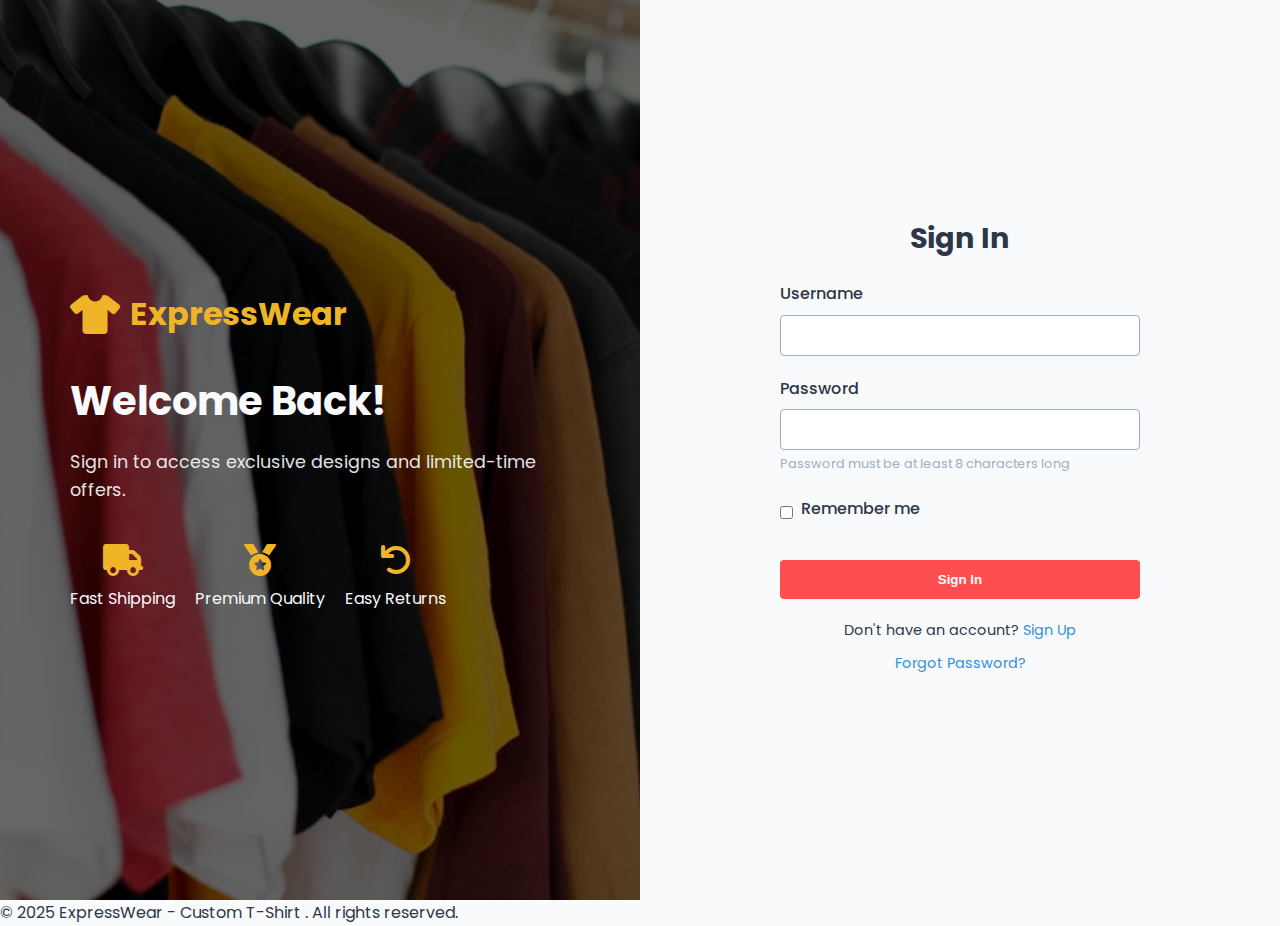
<file: index.html>
<!DOCTYPE html>
<html lang="en">
<head>
    <meta charset="UTF-8">
    <meta name="viewport" content="width=device-width, initial-scale=1.0">
    <title>ExpressWear - Custom T-Shirt Sale | Login</title>
    <link rel="stylesheet" href="styles.css">
    <link rel="stylesheet" href="https://cdnjs.cloudflare.com/ajax/libs/font-awesome/6.0.0-beta3/css/all.min.css">
</head>
<body>
    <div class="login-container">
        <div class="login-left">
            <div class="login-content">
                <div class="logo">
                    <i class="fas fa-tshirt"></i> ExpressWear
                </div>
                <h1>Welcome Back!</h1>
                <p>Sign in to access exclusive designs and limited-time offers.</p>
                <div class="features">
                    <div class="feature">
                        <i class="fas fa-truck"></i>
                        <span>Fast Shipping</span>
                    </div>
                    <div class="feature">
                        <i class="fas fa-medal"></i>
                        <span>Premium Quality</span>
                    </div>
                    <div class="feature">
                        <i class="fas fa-undo"></i>
                        <span>Easy Returns</span>
                    </div>
                </div>
            </div>
        </div>
        <div class="login-right">
            <div class="login-form-container">
                <h2>Sign In</h2>
                <div id="login-error" class="error-message"></div>
                <form id="login-form">
                    <div class="form-group">
                        <label for="username">Username</label>
                        <input type="text" id="username" name="username" required>
                    </div>
                    <div class="form-group">
                        <label for="password">Password</label>
                        <input type="password" id="password" name="password" required>
                        <small>Password must be at least 8 characters long</small>
                    </div>
                    <div class="form-group remember">
                        <input type="checkbox" id="remember" name="remember">
                        <label for="remember">Remember me</label>
                    </div>
                    <button type="submit" class="btn-primary">Sign In</button>
                </form>
                <div class="form-footer">
                    <p>Don't have an account? <a href="sign-up.html">Sign Up</a></p>
                    <p><a href="forgot-password.html">Forgot Password?</a></p>
                </div>
            </div>
        </div>
    </div>

    <script src="login.js"></script>
</body>
<footer>
    <p>&copy; 2025 ExpressWear - Custom T-Shirt . All rights reserved.</p>
</footer>

</html>
</file>
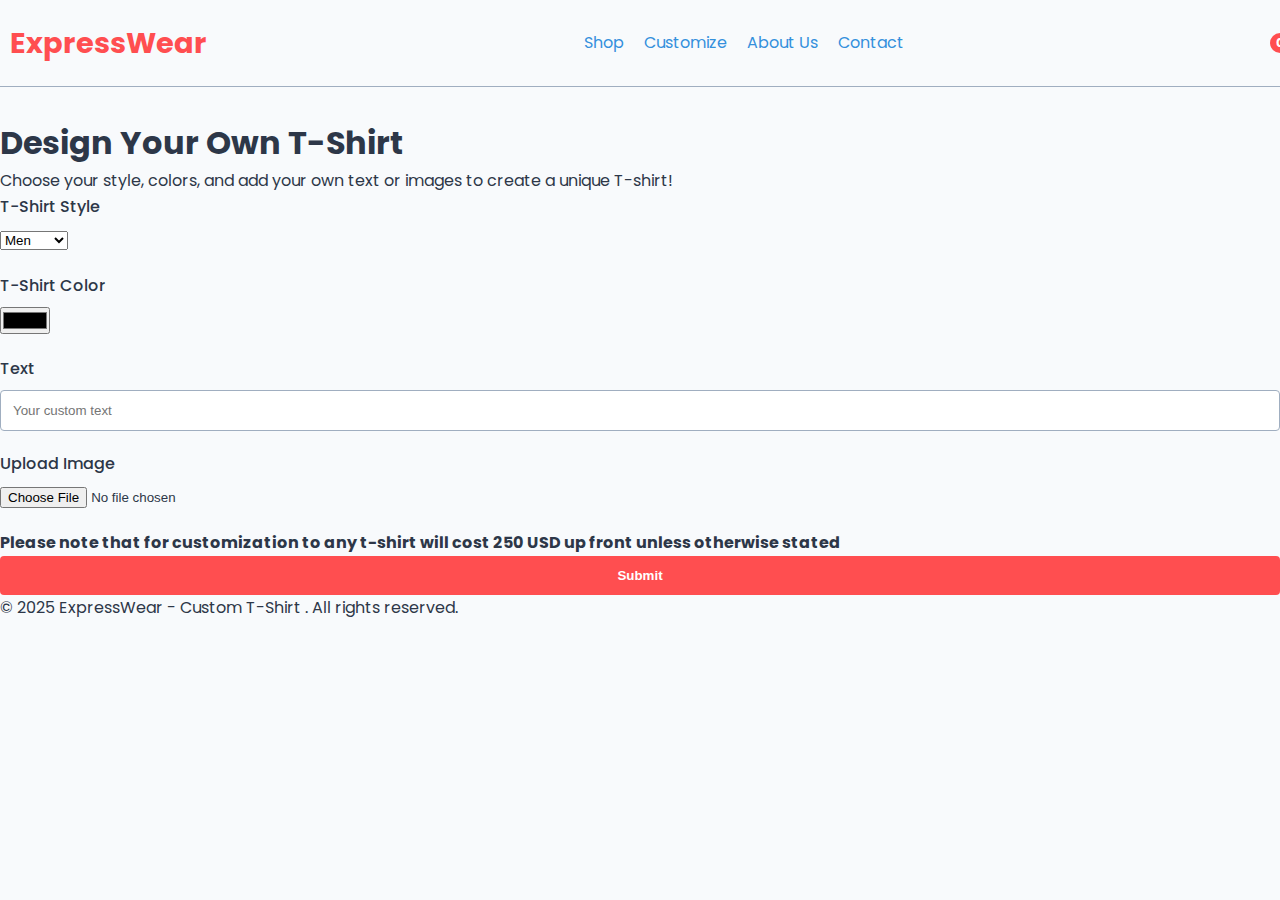
<file: customize.html>
<!DOCTYPE html>
<html lang="en">
<head>
    <meta charset="UTF-8">
    <meta name="viewport" content="width=device-width, initial-scale=1.0">
    <title>ExpressWear - Customize Your T-Shirt</title>
    <link rel="stylesheet" href="styles.css">
</head>
<body>
    <div class="customize-container">
        <header>
            <div class="logo-header">
                <i class="fas fa-tshirt"></i> ExpressWear
            </div>
            <div class="nav-links">
                <a href="products.html">Shop</a>
                <a href="customize.html" class="active">Customize</a>
                <a href="about.html">About Us</a>
                <a href="contact.html">Contact</a>
            </div>
            <div class="cart-icon">
                <i class="fas fa-shopping-cart fa-lg"></i>
                <span class="cart-count" id="cart-count">0</span>
            </div>
        </header>
        
        <div class="customize-banner">
            <h1>Design Your Own T-Shirt</h1>
            <p>Choose your style, colors, and add your own text or images to create a unique T-shirt!</p>
        </div>
        
        <div class="customize-form">
            <form id="customize-form">
                <div class="form-group">
                    <label for="shirt-style">T-Shirt Style</label>
                    <select id="shirt-style" name="shirt-style" required>
                        <option value="men">Men</option>
                        <option value="women">Women</option>
                        <option value="kids">Kids</option>
                    </select>
                </div>
                <div class="form-group">
                    <label for="shirt-color">T-Shirt Color</label>
                    <input type="color" id="shirt-color" name="shirt-color" required>
                </div>
                <div class="form-group">
                    <label for="shirt-text">Text</label>
                    <input type="text" id="shirt-text" name="shirt-text" placeholder="Your custom text">
                </div>
                <div class="form-group">
                    <label for="shirt-image">Upload Image</label>
                    <input type="file" id="shirt-image" name="shirt-image" accept="image/*">
                </div>
                <div>
                    <p><strong> Please note that for customization to any t-shirt will cost 250 USD up front unless otherwise stated</strong></p>
                </div>
                <button type="submit" class="btn-primary">Submit</button>
            </form>
        </div>
    </div>

    <script src="customize.js"></script>
</body>
<footer>
    <p>&copy; 2025 ExpressWear - Custom T-Shirt . All rights reserved.</p>
</footer>

</html>
</file>
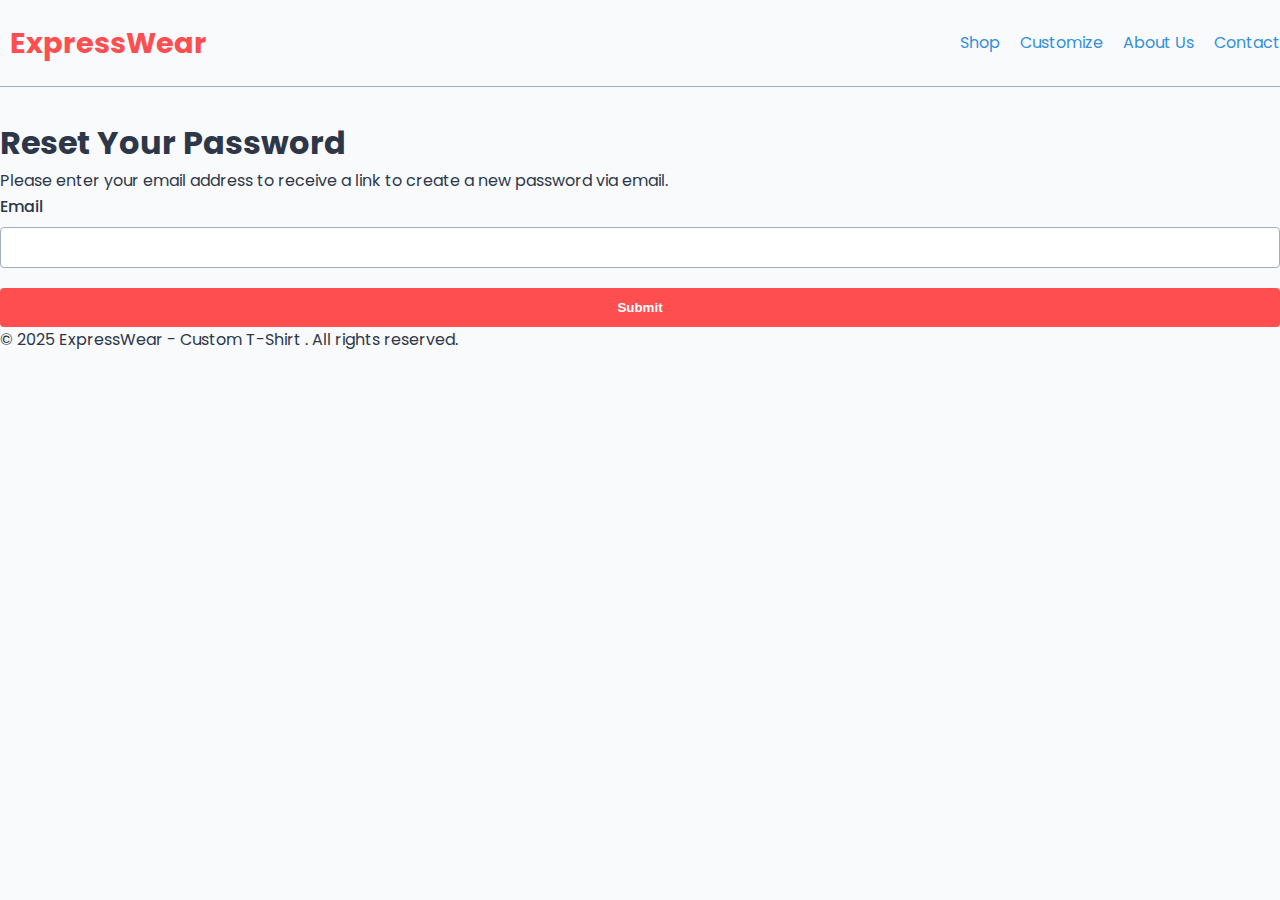
<file: forgot-password.html>
<!DOCTYPE html>
<html lang="en">
<head>
    <meta charset="UTF-8">
    <meta name="viewport" content="width=device-width, initial-scale=1.0">
    <title>ExpressWear - Forgot Password</title>
    <link rel="stylesheet" href="styles.css">
</head>
<body>
    <div class="forgot-password-container">
        <header>
            <div class="logo-header">
                <i class="fas fa-tshirt"></i> ExpressWear
            </div>
            <div class="nav-links">
                <a href="products.html">Shop</a>
                <a href="customize.html">Customize</a>
                <a href="about.html">About Us</a>
                <a href="contact.html">Contact</a>
            </div>
        </header>
        
        <div class="forgot-password-banner">
            <h1>Reset Your Password</h1>
            <p>Please enter your email address to receive a link to create a new password via email.</p>
        </div>
        
        <div class="forgot-password-form">
            <form id="forgot-password-form">
                <div class="form-group">
                    <label for="email">Email</label>
                    <input type="email" id="email" name="email" required>
                </div>
                <button type="submit" class="btn-primary">Submit</button>
            </form>
        </div>
    </div>

    <script src="forgot-password.js"></script>
</body>
<footer>
    <p>&copy; 2025 ExpressWear - Custom T-Shirt . All rights reserved.</p>
</footer>

</html>
</file>
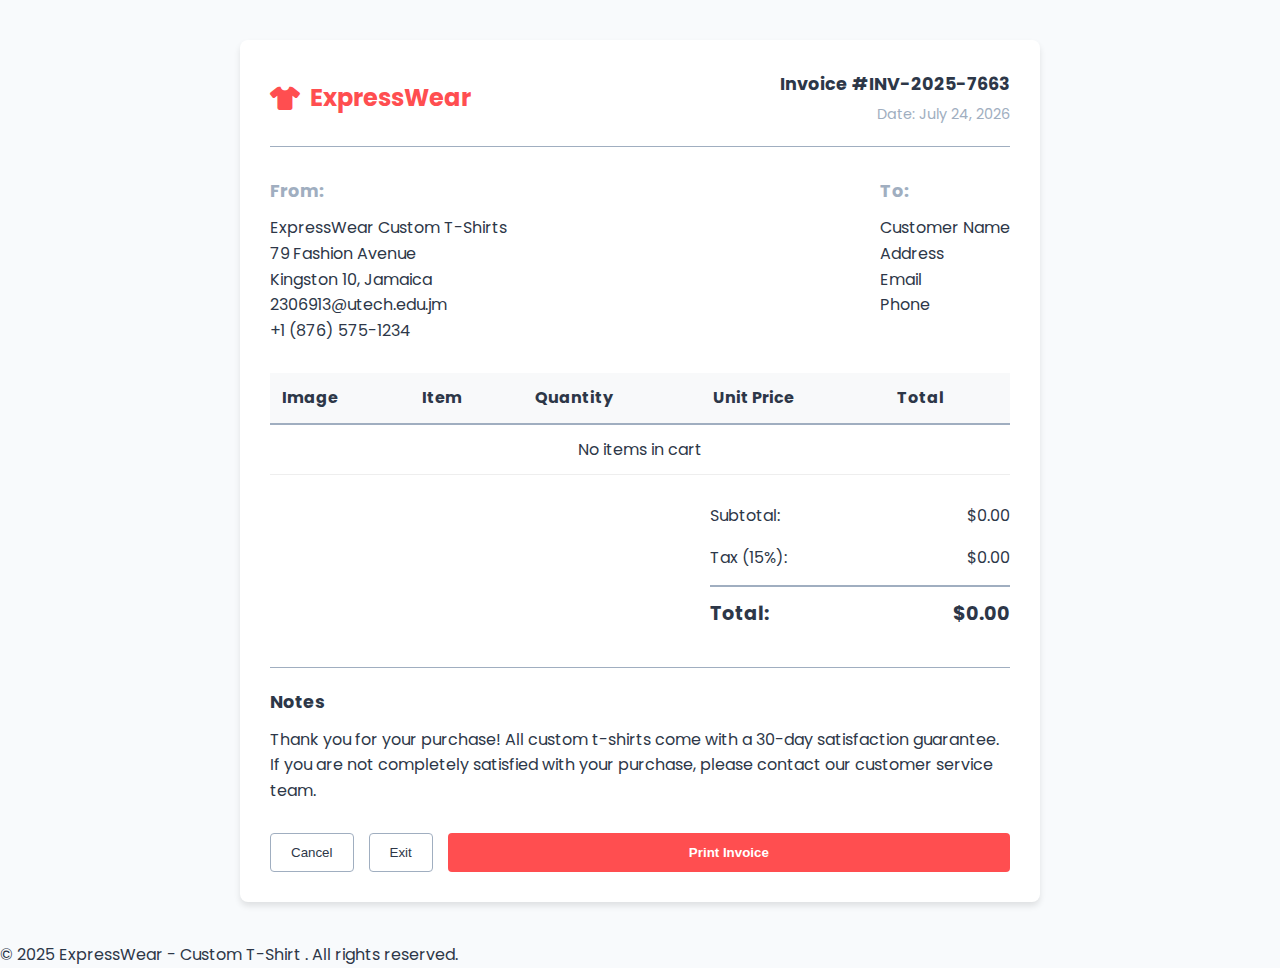
<file: invoice.html>
<!DOCTYPE html>
<html lang="en">
<head>
    <meta charset="UTF-8">
    <meta name="viewport" content="width=device-width, initial-scale=1.0">
    <title>ExpressWear - Custom T-Shirt Sale | Invoice</title>
    <link rel="stylesheet" href="styles.css">
    <link rel="stylesheet" href="https://cdnjs.cloudflare.com/ajax/libs/font-awesome/6.0.0-beta3/css/all.min.css">
</head>
<body>
    <div class="invoice-container">
        <div class="invoice-header">
            <div class="invoice-logo">
                <i class="fas fa-tshirt"></i> ExpressWear
            </div>
            <div class="invoice-info">
                <div class="invoice-id" id="invoice-id">Invoice #INV-2025-0001</div>
                <div class="invoice-date" id="invoice-date">Date: March 14, 2025</div>
            </div>
        </div>
        
        <div class="invoice-addresses">
            <div class="address-block">
                <h3>From:</h3>
                <p>ExpressWear Custom T-Shirts</p>
                <p>79 Fashion Avenue</p>
                <p>Kingston 10, Jamaica</p>
                <p>2306913@utech.edu.jm</p>
                <p>+1 (876) 575-1234</p>
            </div>
            <div class="address-block">
                <h3>To:</h3>
                <p>Customer Name</p>
                <p>456 Client Street</p>
                <p>Montego Bay, Jamaica</p>
                <p>customer@example.com</p>
            </div>
        </div>
        
        <div class="invoice-items">
            <table class="invoice-table" id="invoice-items-table">
                <thead>
                    <tr>
                        <th>Image</th>
                        <th>Item</th>
                        <th>Quantity</th>
                        <th>Unit Price</th>
                        <th>Total</th>
                    </tr>
                </thead>
                <tbody id="invoice-items-body">
                    <!-- Items will be added dynamically via JavaScript -->
                </tbody>
            </table>
            
            <div class="invoice-totals" id="invoice-totals">
                <!-- Totals will be added dynamically via JavaScript -->
            </div>
        </div>
        
        <div class="invoice-notes">
            <h3>Notes</h3>
            <p>Thank you for your purchase! All custom t-shirts come with a 30-day satisfaction guarantee. If you are not completely satisfied with your purchase, please contact our customer service team.</p>
        </div>
        
        <div class="invoice-actions">
            <button class="btn-outline" id="cancel-btn">Cancel</button>
            <button class="btn-outline" id="exit-btn">Exit</button>
            <button class="btn-primary" id="print-btn">Print Invoice</button>
        </div>
    </div>

    <script src="invoice.js"></script>
</body>
<footer>
    <p>&copy; 2025 ExpressWear - Custom T-Shirt . All rights reserved.</p>
</footer>

</html>
</file>
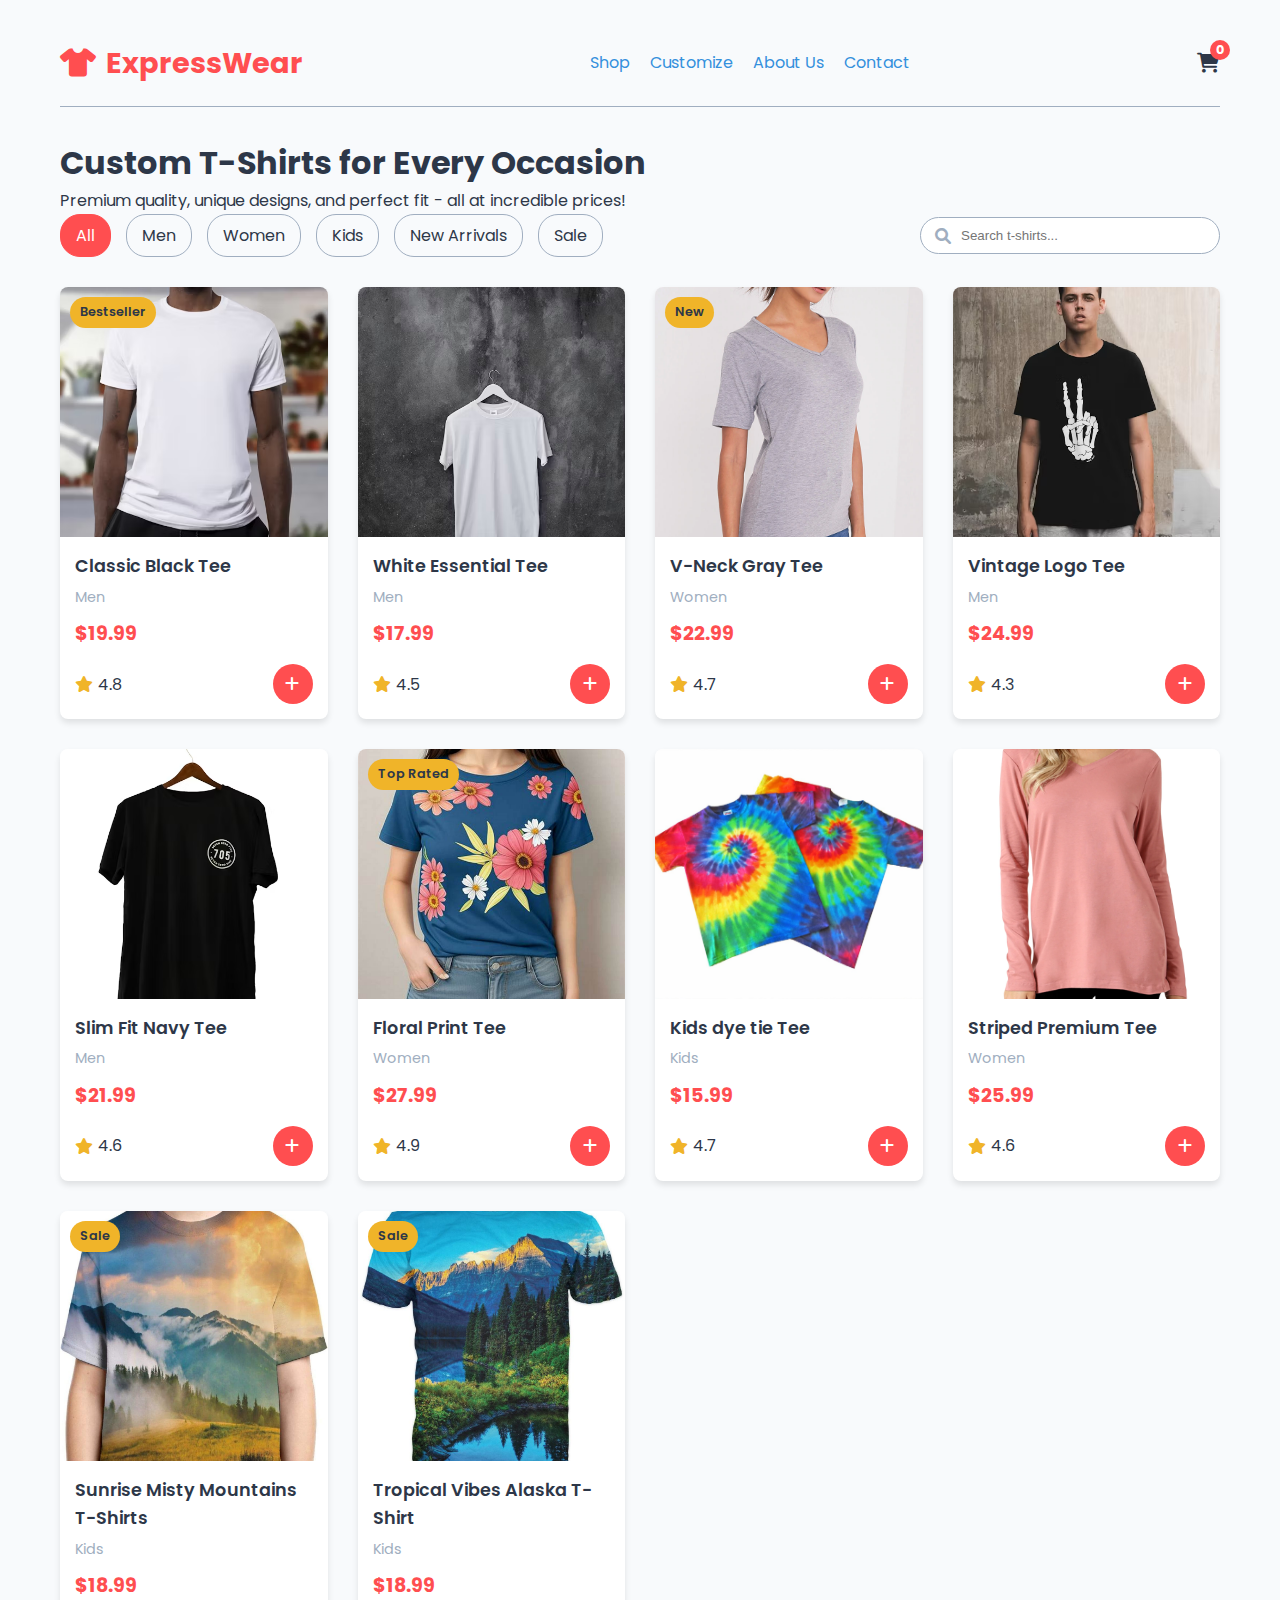
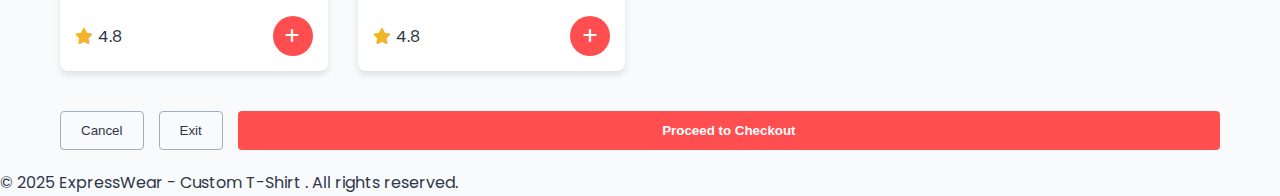
<file: products.html>
<!DOCTYPE html>
<html lang="en">
<head>
    <meta charset="UTF-8">
    <meta name="viewport" content="width=device-width, initial-scale=1.0">
    <title>ExpressWear - Custom T-Shirt Sale | Products</title>
    <link rel="stylesheet" href="styles.css">
    <link rel="stylesheet" href="https://cdnjs.cloudflare.com/ajax/libs/font-awesome/6.0.0-beta3/css/all.min.css">
</head>
<body>
    <div class="products-container">
        <header>
            <div class="logo-header">
                <i class="fas fa-tshirt"></i> ExpressWear
            </div>
            <div class="nav-links">
                <a href="products.html" class="active">Shop</a>
                <a href="customize.html">Customize</a>
                <a href="about.html">About Us</a>
                <a href="contact.html">Contact</a>
            </div>
            <div class="cart-icon">
                <i class="fas fa-shopping-cart fa-lg"></i>
                <span class="cart-count" id="cart-count">0</span>
            </div>
        </header>
        
        <div class="hero-banner">
            <h1>Custom T-Shirts for Every Occasion</h1>
            <p>Premium quality, unique designs, and perfect fit - all at incredible prices!</p>
        </div>
        
        <div class="filters">
            <div class="filter-options">
                <div class="filter-option active">All</div>
                <div class="filter-option">Men</div>
                <div class="filter-option">Women</div>
                <div class="filter-option">Kids</div>
                <div class="filter-option">New Arrivals</div>
                <div class="filter-option">Sale</div>
            </div>
            <div class="search-container">
                <i class="fas fa-search"></i>
                <input type="text" placeholder="Search t-shirts...">
            </div>
        </div>
        
        <div class="products-grid" id="products-grid">
            <!-- Products will be loaded here via JavaScript -->
        </div>
        
        <div class="checkout-section">
            <button class="btn-outline" id="cancel-btn">Cancel</button>
            <button class="btn-outline" id="exit-btn">Exit</button>
            <button class="btn-primary" id="checkout-btn">Proceed to Checkout</button>
        </div>
    </div>

    <script src="products.js"></script>
</body>
<footer>
    <p>&copy; 2025 ExpressWear - Custom T-Shirt . All rights reserved.</p>
</footer>

</html>
</file>
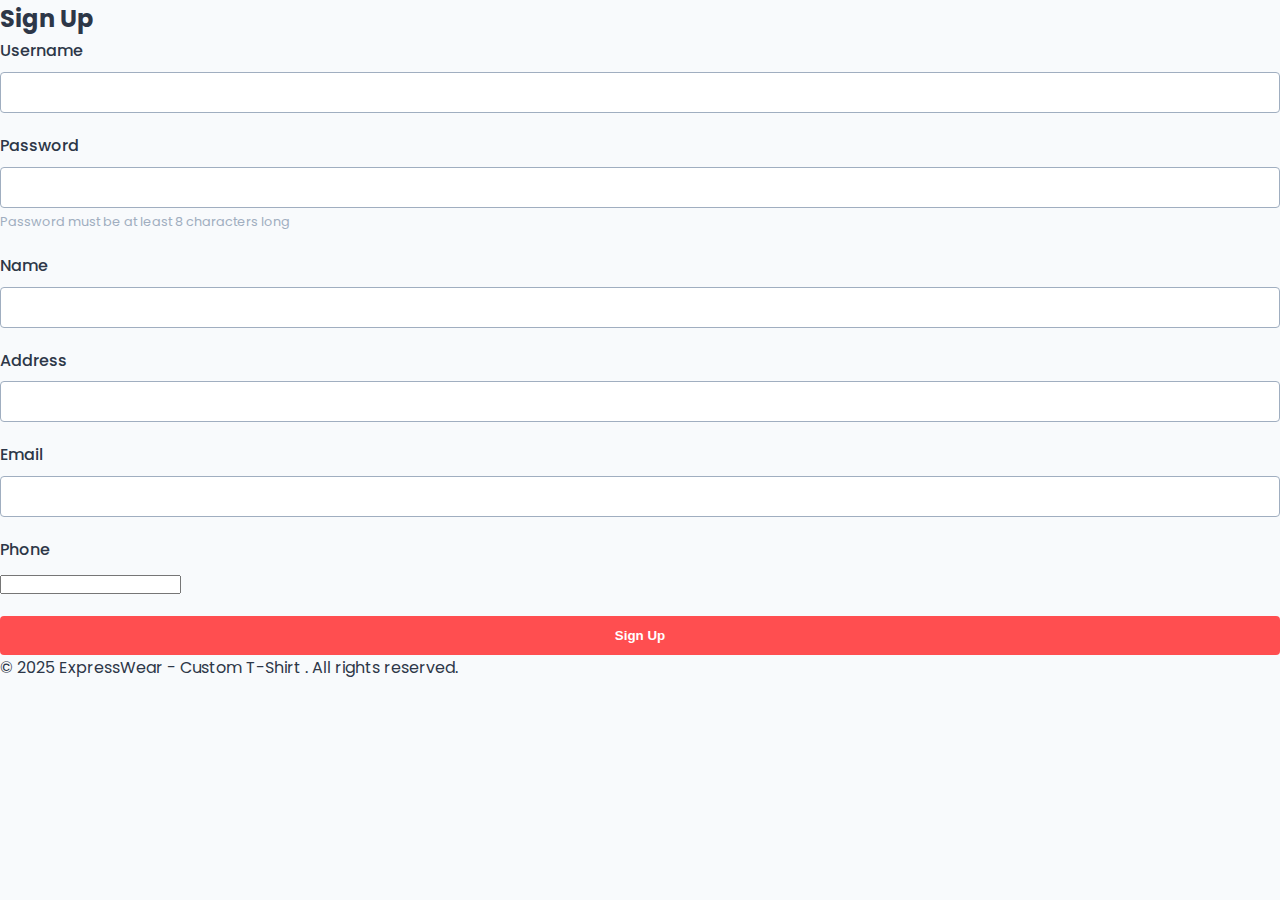
<file: sign-up.html>
<!DOCTYPE html>
<html lang="en">
<head>
    <meta charset="UTF-8">
    <meta name="viewport" content="width=device-width, initial-scale=1.0">
    <title>ExpressWear - Sign Up</title>
    <link rel="stylesheet" href="styles.css">
</head>
<body>
    <div class="signup-container">
        <div class="signup-form-container">
            <h2>Sign Up</h2>
            <form id="signup-form">
                <div class="form-group">
                    <label for="new-username">Username</label>
                    <input type="text" id="new-username" name="new-username" required>
                </div>
                <div class="form-group">
                    <label for="new-password">Password</label>
                    <input type="password" id="new-password" name="new-password" required>
                    <small>Password must be at least 8 characters long</small>
                </div>
                
                <!-- Customer Information Input Fields -->
                <div class="form-group">
                    <label for="name">Name</label>
                    <input type="text" id="name" name="name" required>
                </div>
                <div class="form-group">
                    <label for="address">Address</label>
                    <input type="text" id="address" name="address" required>
                </div>
                <div class="form-group">
                    <label for="email">Email</label>
                    <input type="email" id="email" name="email" required>
                </div>
                <div class="form-group">
                    <label for="phone">Phone</label>
                    <input type="tel" id="phone" name="phone" required>
                </div>
                
                <button type="submit" class="btn-primary">Sign Up</button>
            </form>
        </div>
    </div>
    <script src="signup.js"></script>
</body>
<footer>
    <p>&copy; 2025 ExpressWear - Custom T-Shirt . All rights reserved.</p>
</footer>

</html>
</file>
<file: styles.css>
/* Global Styles */
@import url('https://fonts.googleapis.com/css2?family=Poppins:wght@300;400;500;600;700&display=swap');

:root {
    --primary-color: #ff4e50;
    --secondary-color: #3490dc;
    --accent-color: #f0b429;
    --dark-color: #2d3748;
    --light-color: #f8fafc;
    --gray-color: #a0aec0;
    --success-color: #48bb78;
    --error-color: #e53e3e;
    --box-shadow: 0 4px 6px rgba(0, 0, 0, 0.1);
    --transition: all 0.3s ease;
}

* {
    margin: 0;
    padding: 0;
    box-sizing: border-box;
}

body {
    font-family: 'Poppins', sans-serif;
    color: var(--dark-color);
    background-color: var(--light-color);
    line-height: 1.6;
}

a {
    text-decoration: none;
    color: var(--secondary-color);
    transition: var(--transition);
}

a:hover {
    color: var(--primary-color);
}

/* Buttons */
.btn-primary {
    background-color: var(--primary-color);
    color: white;
    border: none;
    padding: 12px 24px;
    border-radius: 4px;
    cursor: pointer;
    font-weight: 600;
    transition: var(--transition);
    width: 100%;
}

.btn-primary:hover {
    background-color: #e03e40;
    transform: translateY(-2px);
    box-shadow: var(--box-shadow);
}

.btn-secondary {
    background-color: var(--secondary-color);
    color: white;
    border: none;
    padding: 10px 20px;
    border-radius: 4px;
    cursor: pointer;
    font-weight: 500;
    transition: var(--transition);
}

.btn-secondary:hover {
    background-color: #2779bd;
    transform: translateY(-2px);
    box-shadow: var(--box-shadow);
}

.btn-outline {
    background-color: transparent;
    color: var(--dark-color);
    border: 1px solid var(--gray-color);
    padding: 10px 20px;
    border-radius: 4px;
    cursor: pointer;
    font-weight: 500;
    transition: var(--transition);
}

.btn-outline:hover {
    border-color: var(--dark-color);
    transform: translateY(-2px);
}

/* Login Page */
.login-container {
    display: flex;
    min-height: 100vh;
}

.login-left {
    flex: 1;
    background-image: linear-gradient(rgba(0, 0, 0, 0.6), rgba(0, 0, 0, 0.6)), url('style.jpeg');
    background-size: cover;
    background-position: center;
    display: flex;
    align-items: center;
    justify-content: center;
    color: var(--light-color);
    padding: 40px;
}

.login-content {
    max-width: 500px;
}

.login-content h1 {
    font-size: 2.5rem;
    margin-bottom: 15px;
}

.login-content p {
    font-size: 1.1rem;
    margin-bottom: 30px;
    opacity: 0.9;
}

.logo {
    font-size: 2rem;
    font-weight: 700;
    color: var(--accent-color);
    margin-bottom: 30px;
    display: flex;
    align-items: center;
    gap: 10px;
}

.logo i {
    font-size: 2.5rem;
}

.features {
    display: flex;
    gap: 20px;
    margin-top: 40px;
}

.feature {
    display: flex;
    flex-direction: column;
    align-items: center;
    text-align: center;
}

.feature i {
    font-size: 2rem;
    margin-bottom: 10px;
    color: var(--accent-color);
}

.login-right {
    flex: 1;
    display: flex;
    align-items: center;
    justify-content: center;
    padding: 40px;
}

.login-form-container {
    width: 100%;
    max-width: 400px;
    padding: 20px;
}

.login-form-container h2 {
    font-size: 1.8rem;
    margin-bottom: 20px;
    text-align: center;
}

.form-group {
    margin-bottom: 20px;
}

.form-group label {
    display: block;
    margin-bottom: 8px;
    font-weight: 500;
}

.form-group input[type="text"],
.form-group input[type="password"],
.form-group input[type="email"] {
    width: 100%;
    padding: 12px;
    border: 1px solid var(--gray-color);
    border-radius: 4px;
    transition: var(--transition);
}

.form-group input:focus {
    border-color: var(--secondary-color);
    outline: none;
    box-shadow: 0 0 0 3px rgba(52, 144, 220, 0.3);
}

.form-group small {
    color: var(--gray-color);
    font-size: 0.8rem;
}

.form-group.remember {
    display: flex;
    align-items: center;
    gap: 8px;
    margin-bottom: 30px;
}

.form-footer {
    margin-top: 20px;
    text-align: center;
}

.form-footer p {
    margin-bottom: 10px;
    font-size: 0.9rem;
}

.error-message {
    color: var(--error-color);
    background-color: rgba(229, 62, 62, 0.1);
    padding: 10px;
    border-radius: 4px;
    margin-bottom: 20px;
    display: none;
}

/* Products Page */
.products-container {
    max-width: 1200px;
    margin: 0 auto;
    padding: 20px;
}

header {
    display: flex;
    justify-content: space-between;
    align-items: center;
    padding: 20px 0;
    border-bottom: 1px solid var(--gray-color);
    margin-bottom: 30px;
}

.logo-header {
    font-size: 1.8rem;
    font-weight: 700;
    color: var(--primary-color);
    display: flex;
    align-items: center;
    gap: 10px;
}

.nav-links {
    display: flex;
    gap: 20px;
}

.cart-icon {
    position: relative;
    cursor: pointer;
}

.cart-count {
    position: absolute;
    top: -10px;
    right: -10px;
    background-color: var(--primary-color);
    color: white;
    width: 20px;
    height: 20px;
    border-radius: 50%;
    display: flex;
    justify-content: center;
    align-items: center;
    font-size: 0.8rem;
    font-weight: bold;
}

.filters {
    display: flex;
    justify-content: space-between;
    margin-bottom: 30px;
    align-items: center;
}

.filter-options {
    display: flex;
    gap: 15px;
}

.filter-option {
    padding: 8px 15px;
    border: 1px solid var(--gray-color);
    border-radius: 20px;
    cursor: pointer;
    transition: var(--transition);
}

.filter-option:hover, 
.filter-option.active {
    background-color: var(--primary-color);
    color: white;
    border-color: var(--primary-color);
}

.search-container {
    position: relative;
    width: 300px;
}

.search-container input {
    width: 100%;
    padding: 10px 15px;
    padding-left: 40px;
    border: 1px solid var(--gray-color);
    border-radius: 20px;
}

.search-container i {
    position: absolute;
    left: 15px;
    top: 50%;
    transform: translateY(-50%);
    color: var(--gray-color);
}

.products-grid {
    display: grid;
    grid-template-columns: repeat(auto-fill, minmax(250px, 1fr));
    gap: 30px;
    margin-bottom: 40px;
}

.product-card {
    border-radius: 8px;
    overflow: hidden;
    box-shadow: var(--box-shadow);
    transition: var(--transition);
    background-color: white;
}

.product-card:hover {
    transform: translateY(-5px);
    box-shadow: 0 10px 20px rgba(0, 0, 0, 0.15);
}

.product-image {
    height: 250px;
    width: 100%;
    overflow: hidden;
    position: relative;
}

.product-image img {
    width: 100%;
    height: 100%;
    object-fit: cover;
    transition: var(--transition);
}

.product-card:hover .product-image img {
    transform: scale(1.05);
}

.product-badge {
    position: absolute;
    top: 10px;
    left: 10px;
    background-color: var(--accent-color);
    color: var(--dark-color);
    padding: 5px 10px;
    border-radius: 20px;
    font-size: 0.8rem;
    font-weight: 600;
}

.product-info {
    padding: 15px;
}

.product-name {
    font-weight: 600;
    margin-bottom: 5px;
    font-size: 1.1rem;
}

.product-category {
    color: var(--gray-color);
    font-size: 0.9rem;
    margin-bottom: 10px;
}

.product-price {
    font-weight: 700;
    font-size: 1.2rem;
    color: var(--primary-color);
    margin-bottom: 15px;
}

.product-actions {
    display: flex;
    justify-content: space-between;
}

.product-rating {
    display: flex;
    align-items: center;
    gap: 5px;
}

.product-rating i {
    color: var(--accent-color);
}

.cart-btn {
    width: 40px;
    height: 40px;
    border-radius: 50%;
    background-color: var(--primary-color);
    color: white;
    display: flex;
    justify-content: center;
    align-items: center;
    cursor: pointer;
    transition: var(--transition);
}

.cart-btn:hover {
    background-color: #e03e40;
    transform: scale(1.1);
}

.checkout-section {
    display: flex;
    justify-content: flex-end;
    gap: 15px;
    margin-top: 20px;
}

/* Invoice Page */
.invoice-container {
    max-width: 800px;
    margin: 40px auto;
    background-color: white;
    border-radius: 8px;
    box-shadow: var(--box-shadow);
    padding: 30px;
}

.invoice-header {
    display: flex;
    justify-content: space-between;
    margin-bottom: 30px;
    padding-bottom: 20px;
    border-bottom: 1px solid var(--gray-color);
}

.invoice-logo {
    font-size: 1.5rem;
    font-weight: 700;
    color: var(--primary-color);
    display: flex;
    align-items: center;
    gap: 10px;
}

.invoice-info {
    text-align: right;
}

.invoice-id {
    font-weight: 700;
    font-size: 1.1rem;
    margin-bottom: 5px;
}

.invoice-date {
    color: var(--gray-color);
    font-size: 0.9rem;
}

.invoice-addresses {
    display: flex;
    justify-content: space-between;
    margin-bottom: 30px;
}

.address-block h3 {
    font-size: 1.1rem;
    margin-bottom: 10px;
    color: var(--gray-color);
}

.invoice-items {
    margin-bottom: 30px;
}

.invoice-table {
    width: 100%;
    border-collapse: collapse;
    margin-bottom: 20px;
}

.invoice-table th {
    background-color: #f8f9fa;
    text-align: left;
    padding: 12px;
    border-bottom: 2px solid var(--gray-color);
}

.invoice-table td {
    padding: 12px;
    border-bottom: 1px solid #eee;
}

.invoice-table .item-image {
    width: 60px;
    height: 60px;
    object-fit: cover;
    border-radius: 4px;
}

.invoice-totals {
    margin-left: auto;
    width: 300px;
}

.total-row {
    display: flex;
    justify-content: space-between;
    padding: 8px 0;
}

.total-row.final {
    font-weight: 700;
    font-size: 1.2rem;
    border-top: 2px solid var(--gray-color);
    padding-top: 12px;
    margin-top: 6px;
}

.invoice-notes {
    border-top: 1px solid var(--gray-color);
    padding-top: 20px;
    margin-top: 30px;
}

.invoice-notes h3 {
    font-size: 1.1rem;
    margin-bottom: 10px;
}

.invoice-actions {
    margin-top: 30px;
    display: flex;
    justify-content: flex-end;
    gap: 15px;
}

/* About Us Page */
.about-container {
    max-width: 1200px;
    margin: 0 auto;
    padding: 40px 20px;
}

.about-hero {
    background-image: linear-gradient(rgba(0, 0, 0, 0.6), rgba(0, 0, 0, 0.6)), url('styleabout.avif');
    background-size: cover;
    background-position: center;
    color: white;
    text-align: center;
    padding: 100px 20px;
    margin-bottom: 50px;
    border-radius: 8px;
}

.about-hero h1 {
    font-size: 2.5rem;
    margin-bottom: 20px;
}

.about-hero p {
    font-size: 1.2rem;
    max-width: 700px;
    margin: 0 auto;
}

.about-section {
    margin-bottom: 50px;
}

.about-heading {
    font-size: 1.8rem;
    margin-bottom: 20px;
    position: relative;
    padding-bottom: 10px;
}

.about-heading::after {
    content: '';
    position: absolute;
    bottom: 0;
    left: 0;
    width: 100px;
    height: 4px;
    background-color: var(--primary-color);
}

.about-content {
    display: flex;
    gap: 40px;
    align-items: center;
}

.about-image {
    flex: 1;
    border-radius: 8px;
    overflow: hidden;
    box-shadow: var(--box-shadow);
}

.about-image img {
    width: 100%;
    height: 100%;
    object-fit: cover;
}

.about-text {
    flex: 1;
}

.about-text p {
    margin-bottom: 15px;
}

.values-grid {
    display: grid;
    grid-template-columns: repeat(auto-fill, minmax(250px, 1fr));
    gap: 30px;
    margin-top: 30px;
}

.value-card {
    background-color: white;
    border-radius: 8px;
    padding: 30px;
    box-shadow: var(--box-shadow);
    text-align: center;
    transition: var(--transition);
}

.value-card:hover {
    transform: translateY(-5px);
    box-shadow: 0 10px 20px rgba(0, 0, 0, 0.15);
}

.value-icon {
    font-size: 2.5rem;
    color: var(--primary-color);
    margin-bottom: 20px;
}

.value-title {
    font-weight: 600;
    font-size: 1.2rem;
    margin-bottom: 15px;
}

.contact-section {
    background-color: white;
    border-radius: 8px;
    padding: 40px;
    box-shadow: var(--box-shadow);
    margin-top: 50px;
}

.contact-info {
    display: grid;
    grid-template-columns: repeat(auto-fill, minmax(200px, 1fr));
    gap: 30px;
    margin-top: 30px;
}

.contact-card {
    text-align: center;
}

.contact-icon {
    font-size: 2rem;
    color: var(--primary-color);
    margin-bottom: 15px;
}

.contact-title {
    font-weight: 600;
    margin-bottom: 10px;
}

.student-info {
    background-color: #f8f9fa;
    border-radius: 8px;
    padding: 30px;
    margin-top: 50px;
}

.student-info h3 {
    font-size: 1.4rem;
    margin-bottom: 20px;
}

.student-info p {
    margin-bottom: 10px;
}

/* Media Queries */
@media (max-width: 768px) {
    .login-container {
        flex-direction: column;
    }
    
    .login-left, .login-right {
        flex: none;
        width: 100%;
    }
    
    .about-content {
        flex-direction: column;
    }
    
    .about-image, .about-text {
        flex: none;
        width: 100%;
    }
    
    .invoice-addresses {
        flex-direction: column;
        gap: 20px;
    }
}
</file>
